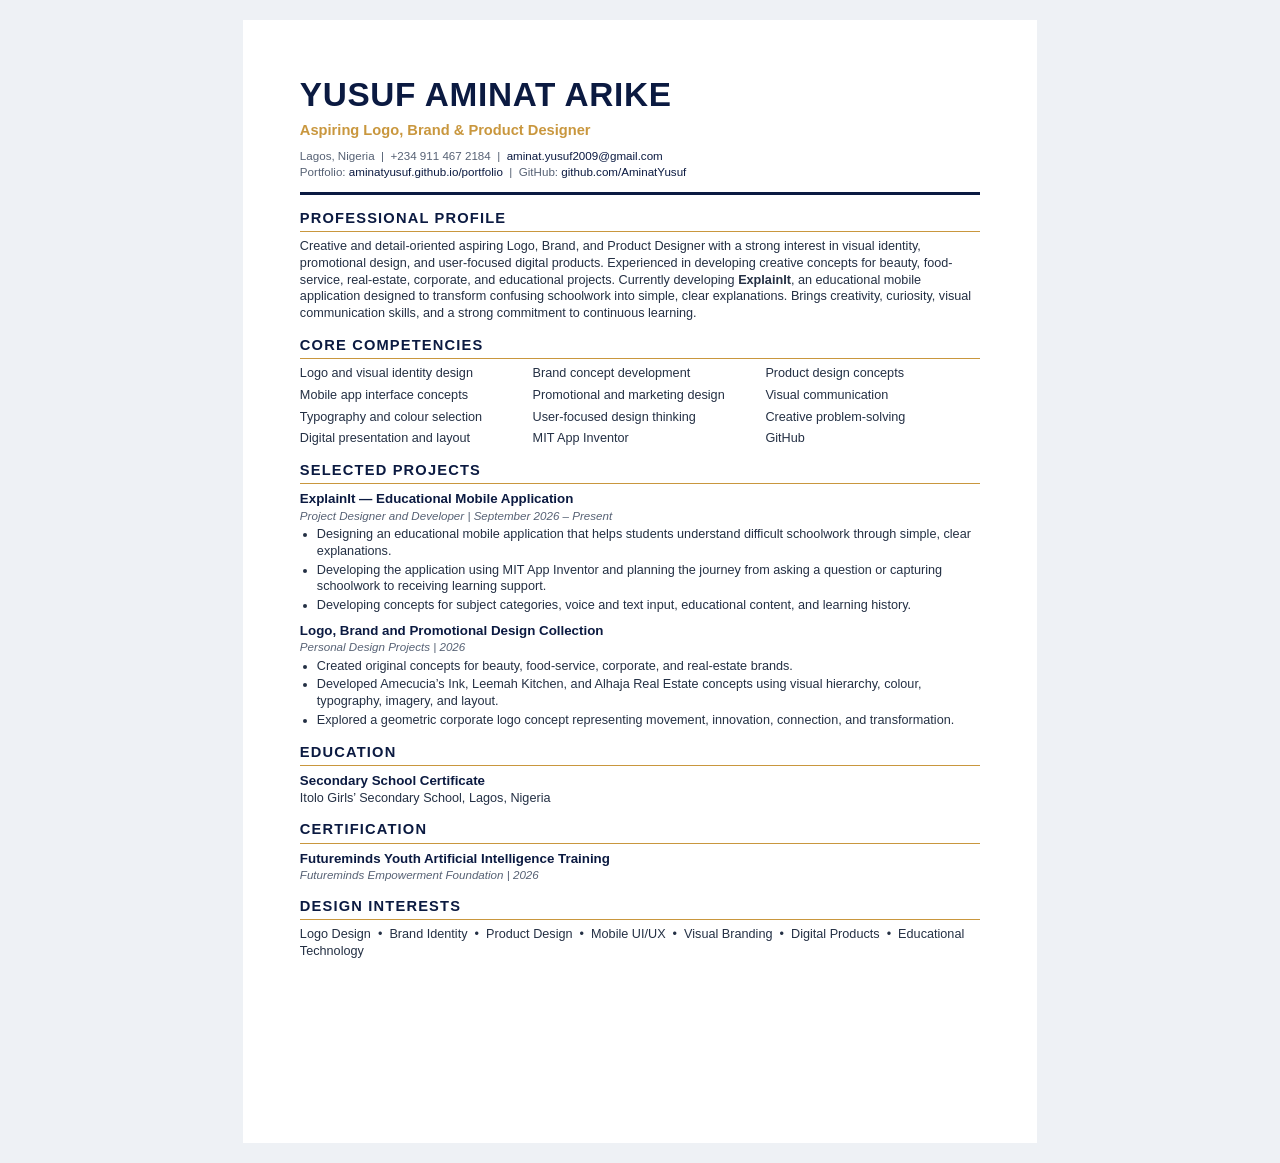
<file: cv.html>
<!doctype html>
<html lang="en">
<head>
  <meta charset="utf-8">
  <meta name="viewport" content="width=device-width, initial-scale=1">
  <title>Yusuf Aminat Arike | CV</title>
  <style>
    @page { size: A4; margin: 14mm 15mm; }
    :root { --navy:#0b1a41; --gold:#c9973e; --text:#243044; --muted:#566174; --line:#dfe4eb; }
    * { box-sizing:border-box; }
    body { margin:0; color:var(--text); font-family:Arial, Helvetica, sans-serif; font-size:9.5pt; line-height:1.32; background:#eef1f5; }
    .page { width:210mm; min-height:297mm; margin:20px auto; padding:14mm 15mm; background:#fff; }
    header { border-bottom:3px solid var(--navy); padding-bottom:13px; margin-bottom:14px; }
    h1 { margin:0; color:var(--navy); font-size:25pt; letter-spacing:.02em; }
    .role { margin:4px 0 8px; color:var(--gold); font-weight:700; font-size:11pt; }
    .contact { color:var(--muted); font-size:8.7pt; }
    h2 { margin:14px 0 6px; padding-bottom:3px; border-bottom:1px solid var(--gold); color:var(--navy); font-size:11pt; letter-spacing:.08em; text-transform:uppercase; }
    p { margin:0 0 6px; }
    ul { margin:3px 0 7px 17px; padding:0; }
    li { margin:2px 0; }
    .item { margin-bottom:8px; }
    .item-title { color:var(--navy); font-weight:700; font-size:10pt; }
    .meta { color:var(--muted); font-style:italic; font-size:8.7pt; }
    .skills { display:grid; grid-template-columns:repeat(3,1fr); gap:5px 18px; }
    .skill { color:var(--text); }
    .links a { color:var(--navy); text-decoration:none; }
    @media print { body { background:#fff; } .page { margin:0; width:auto; min-height:auto; padding:0; box-shadow:none; } }
  </style>
</head>
<body>
  <article class="page">
    <header>
      <h1>YUSUF AMINAT ARIKE</h1>
      <div class="role">Aspiring Logo, Brand &amp; Product Designer</div>
      <div class="contact links">Lagos, Nigeria &nbsp;|&nbsp; +234 911 467 2184 &nbsp;|&nbsp; <a href="mailto:aminat.yusuf2009@gmail.com">aminat.yusuf2009@gmail.com</a><br>Portfolio: <a href="https://aminatyusuf.github.io/portfolio/">aminatyusuf.github.io/portfolio</a> &nbsp;|&nbsp; GitHub: <a href="https://github.com/AminatYusuf">github.com/AminatYusuf</a></div>
    </header>

    <h2>Professional Profile</h2>
    <p>Creative and detail-oriented aspiring Logo, Brand, and Product Designer with a strong interest in visual identity, promotional design, and user-focused digital products. Experienced in developing creative concepts for beauty, food-service, real-estate, corporate, and educational projects. Currently developing <strong>ExplainIt</strong>, an educational mobile application designed to transform confusing schoolwork into simple, clear explanations. Brings creativity, curiosity, visual communication skills, and a strong commitment to continuous learning.</p>

    <h2>Core Competencies</h2>
    <div class="skills"><div class="skill">Logo and visual identity design</div><div class="skill">Brand concept development</div><div class="skill">Product design concepts</div><div class="skill">Mobile app interface concepts</div><div class="skill">Promotional and marketing design</div><div class="skill">Visual communication</div><div class="skill">Typography and colour selection</div><div class="skill">User-focused design thinking</div><div class="skill">Creative problem-solving</div><div class="skill">Digital presentation and layout</div><div class="skill">MIT App Inventor</div><div class="skill">GitHub</div></div>

    <h2>Selected Projects</h2>
    <div class="item"><div class="item-title">ExplainIt — Educational Mobile Application</div><div class="meta">Project Designer and Developer | September 2026 – Present</div><ul><li>Designing an educational mobile application that helps students understand difficult schoolwork through simple, clear explanations.</li><li>Developing the application using MIT App Inventor and planning the journey from asking a question or capturing schoolwork to receiving learning support.</li><li>Developing concepts for subject categories, voice and text input, educational content, and learning history.</li></ul></div>
    <div class="item"><div class="item-title">Logo, Brand and Promotional Design Collection</div><div class="meta">Personal Design Projects | 2026</div><ul><li>Created original concepts for beauty, food-service, corporate, and real-estate brands.</li><li>Developed Amecucia’s Ink, Leemah Kitchen, and Alhaja Real Estate concepts using visual hierarchy, colour, typography, imagery, and layout.</li><li>Explored a geometric corporate logo concept representing movement, innovation, connection, and transformation.</li></ul></div>

    <h2>Education</h2>
    <div class="item"><div class="item-title">Secondary School Certificate</div><div>Itolo Girls’ Secondary School, Lagos, Nigeria</div></div>
    <h2>Certification</h2>
    <div class="item"><div class="item-title">Futureminds Youth Artificial Intelligence Training</div><div class="meta">Futureminds Empowerment Foundation | 2026</div></div>
    <h2>Design Interests</h2>
    <p>Logo Design &nbsp;•&nbsp; Brand Identity &nbsp;•&nbsp; Product Design &nbsp;•&nbsp; Mobile UI/UX &nbsp;•&nbsp; Visual Branding &nbsp;•&nbsp; Digital Products &nbsp;•&nbsp; Educational Technology</p>
  </article>
</body>
</html>
</file>
